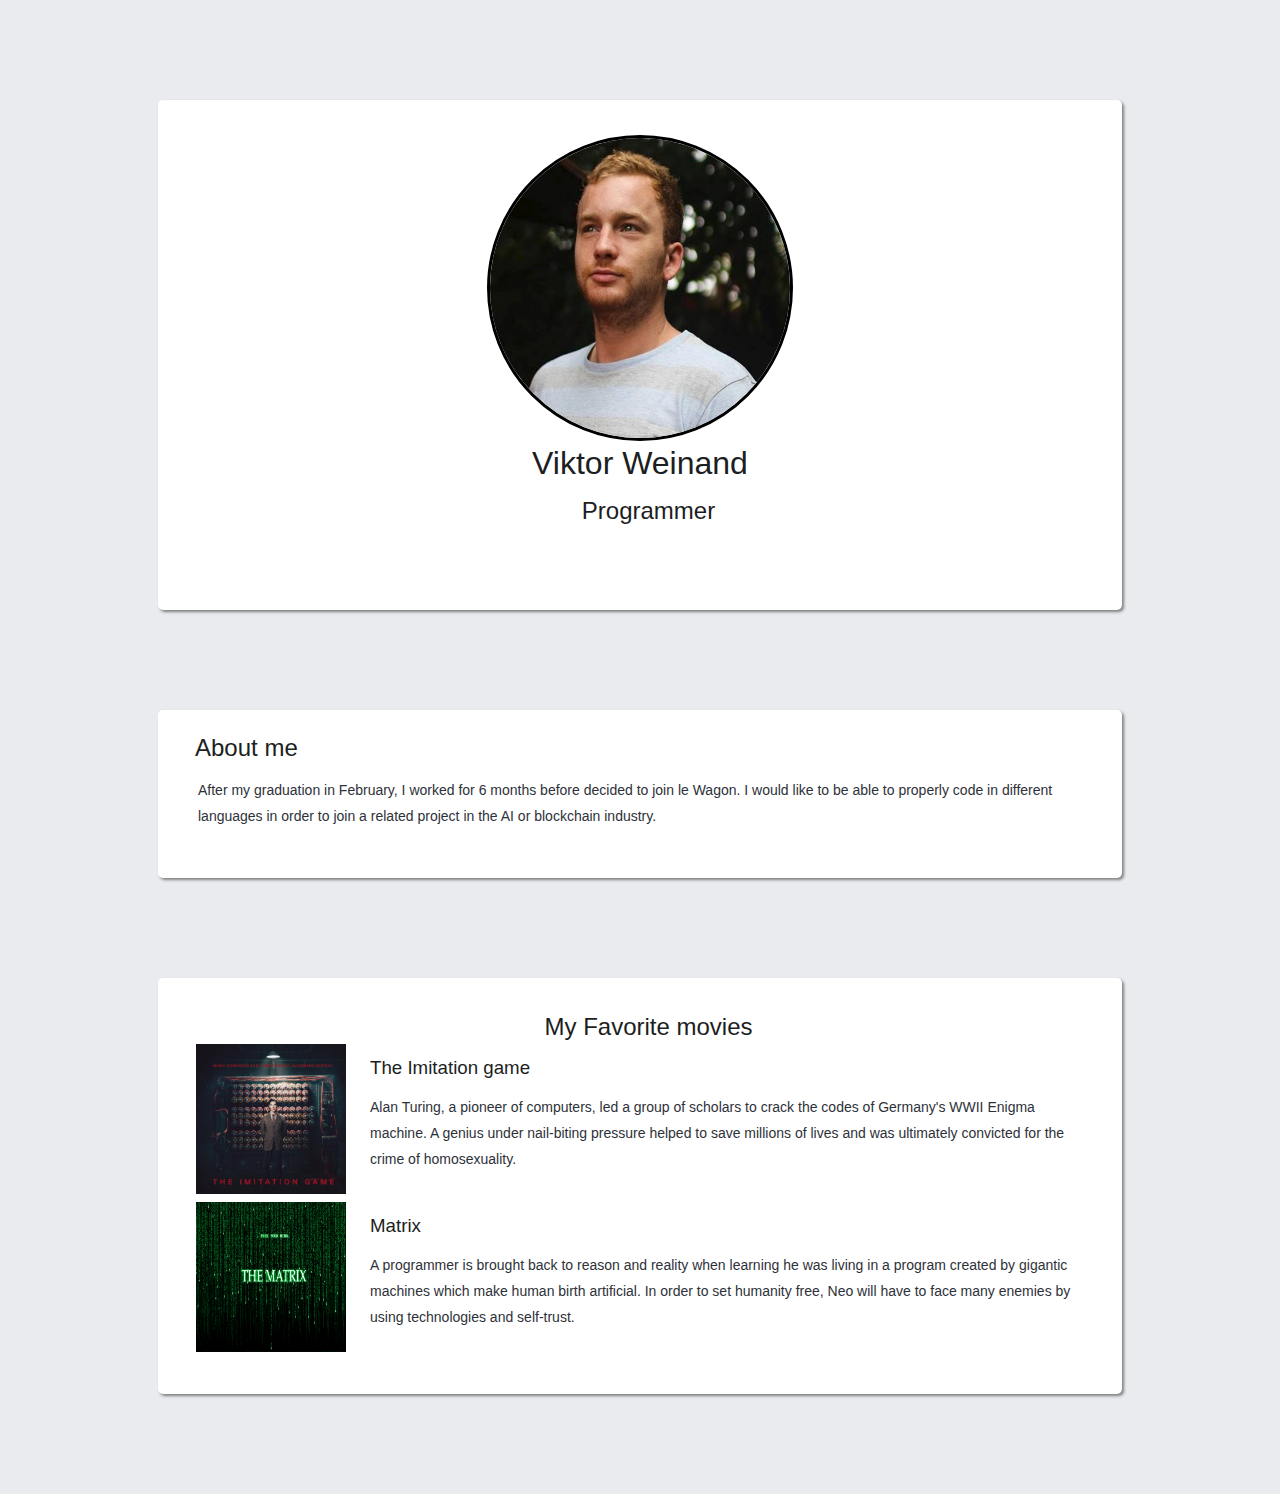
<file: index.html>
<!DOCTYPE html>
<html>
<head>
  <meta charset="utf-8">
  <title>Viktor's webpage</title>
  <link rel="stylesheet" href="https://use.fontawesome.com/releases/v5.4.1/css/all.css" integrity="sha384-5sAR7xN1Nv6T6+dT2mhtzEpVJvfS3NScPQTrOxhwjIuvcA67KV2R5Jz6kr4abQsz" crossorigin="anonymous">
  <link rel="stylesheet" href="style.css">
</head>
  <body>
      <div class="center-profile">
        <img src="images/Screenshot from 2018-10-17 13-26-57.png" alt="Viktor's family picture" class="image-cropper">
        <h1>Viktor Weinand</h1>
        <h2 class="favorite">Programmer</h2>
            <ul>
              <li class="display-inline">
                <a href="https://www.facebook.com/viktor.weinand">
                  <i class="fab fa-facebook">
                  </i>
                </a>
              </li>
              <li class="display-inline">
                <a href="https://be.linkedin.com/in/viktor-weinand">
                  <i class="fab fa-linkedin">
                  </i>

                </a>
              </li>
              <li class="display-inline">
                <a href="https://github.com/Viweinan">
                  <i class="fab fa-github-square">
                  </i>
                </a>
            </ul>
      </div>
      <div class="center-about">
        <h2 id="about">About me</h2>
            <p class="paragraph">After my graduation in February, I worked for 6 months before decided to join le Wagon. I would like to be able to properly code in different languages in order to join a related project in the AI or blockchain industry.</p>
      </div>
      <div class="center-profile">
      <h2 class="favorite">My Favorite movies</h2>
      <table>
        <tbody>
          <tr>
            <td>
              <img src="images/imitation_game.jpg" alt="Imitation games" class="image_table">
            </td>
            <td>
              <h3>The Imitation game</h3>
                <p class="paragraph">Alan Turing, a pioneer of computers, led a group of scholars to crack the codes of Germany's WWII Enigma machine. A genius under nail-biting pressure helped to save millions of lives and was ultimately convicted for the crime of homosexuality.
                </p>
            </td>
          </tr>
          <tr>
            <td>
              <img src="images/matrix.png" alt="Matrix" class="image_table">
            </td>
            <td>
              <h3>Matrix</h3>
                <p class="paragraph">A programmer is brought back to reason and reality when learning he was living in a program created by gigantic machines which make human birth artificial. In order to set humanity free, Neo will have to face many enemies by using technologies and self-trust.
                </p>
            </td>
          </tr>
        </tbody>
      </table>
    </div>
  </body>
</html>
</file>
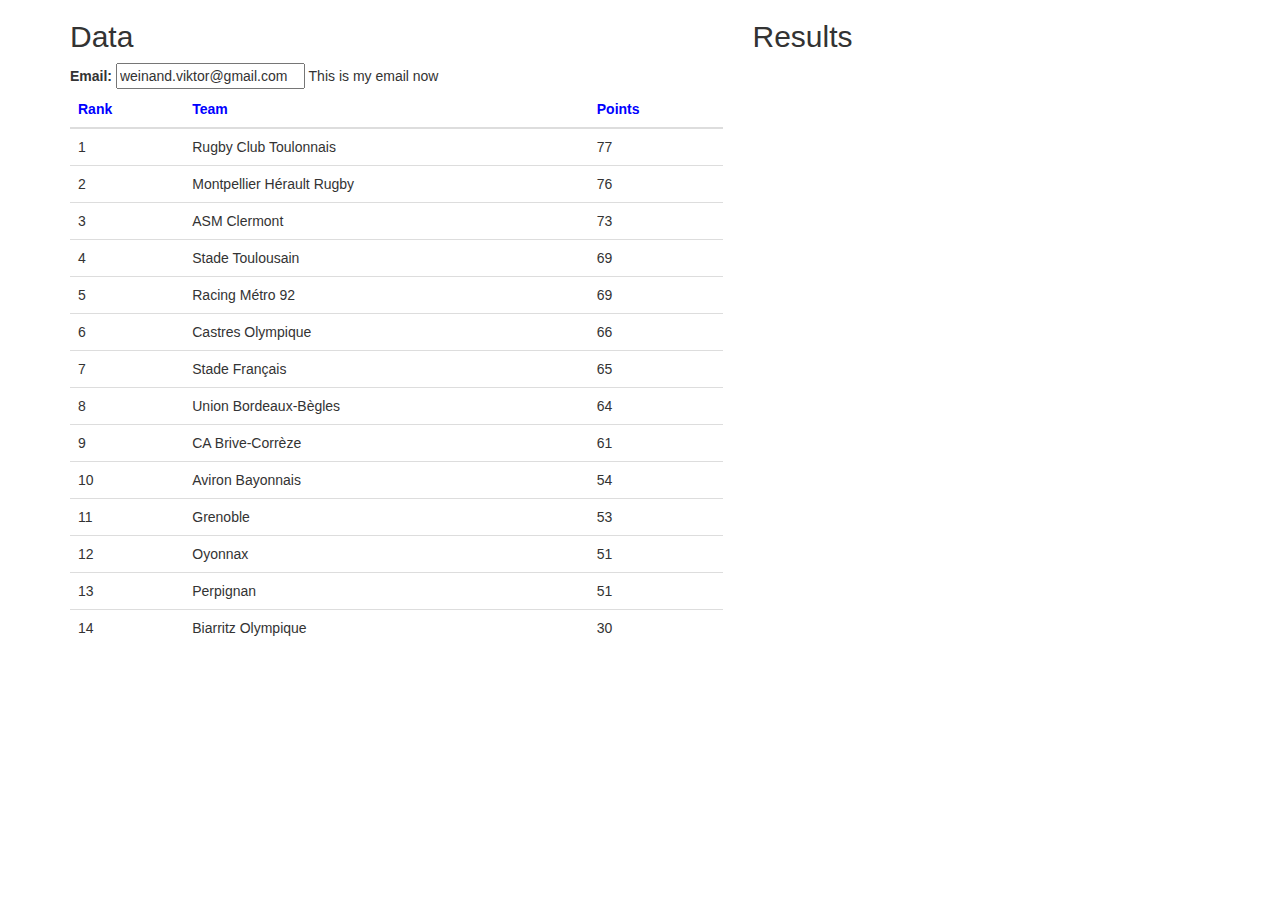
<file: images/Ex 2. - DOM Manipulation.html>
<!DOCTYPE html>
<!-- saved from url=(0022)http://localhost:8080/ -->
<html><head><meta http-equiv="Content-Type" content="text/html; charset=UTF-8">
  <title>Ex 2. - DOM Manipulation</title>
  
  <meta http-equiv="X-UA-Compatible" content="IE=edge">
  <meta name="viewport" content="width=device-width, initial-scale=1">
  <link rel="stylesheet" href="./Ex 2. - DOM Manipulation_files/bootstrap.min.css">
  <link rel="stylesheet" href="./Ex 2. - DOM Manipulation_files/application.css">
</head>
<body>

  <div class="container">
    <div class="row">
      <!-- This is the data given to you for the exercise, do not remove! -->
      <div id="data" class="col-sm-7">
        <h2>Data</h2>

        <div>
          <label for="email">Email:</label>
          <input type="text" name="email" id="email" value="boris@lewagon.org" autocomplete="off">
          <span id="email-hint">This is my email now</span>
        </div>

        <table class="table">
          <thead>
            <tr>
              <th class="blue">Rank</th>
              <th class="blue">Team</th>
              <th class="blue">Points</th>
            </tr>
          </thead>
          <tbody>
            <tr><td>1</td><td>Rugby Club Toulonnais</td><td>77</td></tr><tr></tr>
            <tr><td>2</td><td>Montpellier Hérault Rugby</td><td>76</td></tr>
            <tr><td>3</td><td>ASM Clermont </td><td>73</td></tr>
            <tr><td>4</td><td>Stade Toulousain </td><td>69</td></tr>
            <tr><td>5</td><td>Racing Métro 92</td><td>69</td></tr>
            <tr><td>6</td><td>Castres Olympique</td><td>66</td></tr>
            <tr><td>7</td><td>Stade Français </td><td>65</td></tr>
            <tr><td>8</td><td>Union Bordeaux-Bègles</td><td>64</td></tr>
            <tr><td>9</td><td>CA Brive-Corrèze </td><td>61</td></tr>
            <tr><td>10</td><td>Aviron Bayonnais </td><td>54</td></tr>
            <tr><td>11</td><td>Grenoble </td><td>53</td></tr>
            <tr><td>12</td><td>Oyonnax</td><td>51</td></tr>
            <tr><td>13</td><td>Perpignan</td><td>51</td></tr>
            <tr><td>14</td><td>Biarritz Olympique </td><td>30</td></tr>
          </tbody>
        </table>
      </div>

      <!-- This div is used to output the JS tests, do not remove! -->
      <div class="col-sm-5">
        <h2>Results</h2>
        <div id="results-wrapper">
          <ul id="results" class="list-unstyled"></ul>
        </div>
      </div>
    </div>
  </div>

  <script src="./Ex 2. - DOM Manipulation_files/application.js"></script>


</body></html>
</file>
<file: style.css>
.image-cropper {
    width: 300px;
    height: 300px;
    overflow: hidden;
    border-radius: 100%;
    border: solid black;
}

.display-inline {
  display: inline-block;
  font-size: 45px;
  letter-spacing: 30px;
}

.image_table {
  width: 150px;
  height: 150px;

}

.center-profile {
  margin: 100px 150px 100px 150px;
  background-color: #fff;
  text-align: center;
  padding: 35px;
  border-radius: 5px;
  box-shadow: 2px 2px 3px grey;
}

body {
  font-family: Arial, sans-serif;
  font-weight: 300;
  background-color: #e9ebef;
}

h1 {
  letter-spacing: 0px;
    font-weight: 400;
    color: #1c1e22;
    margin: 0px 0px 15px 0px;
    font-family: 'Noto Sans', sans-serif;
}

.center-about {
  margin: 100px 150px 100px 150px;
  background-color: #fff;
  text-align: center;
  padding: 5px 35px 35px 20px;
  border-radius: 5px;
  box-shadow: 2px 2px 3px grey;
}

#about {
  font-weight: bold;
  text-align: left;
  letter-spacing: 0px;
  font-weight: 400;
  color: #1c1e22;
  margin: 19px 0px 15px 17px;
  font-family: 'Noto Sans', sans-serif;
}

.paragraph {
  font-weight: bold;
  text-align: left;
    text-rendering: optimizeLegibility;
    font-family: 'Noto Sans', sans-serif;
    letter-spacing: 0px;
    font-size: 14px;
    color: #2e3139;
    font-weight: 400;
    line-height: 26px;
    padding: 0px 0px 0px 20px;
}

.favorite {
  display: inline;
  font-weight: bold;
  text-align: left;
  letter-spacing: 0px;
  font-weight: 400;
  color: #1c1e22;
  margin: 19px 0px 15px 17px;
  font-family: 'Noto Sans', sans-serif;
}

h3 {
      letter-spacing: 0px;
    font-weight: 400;
    color: #1c1e22;
    margin: 0px 0px 15px 0px;
    font-family: 'Noto Sans', sans-serif;
    text-align: left;
    padding: 0px 0px 0px 20px;
}
</file>
<file: images/Ex 2. - DOM Manipulation_files/application.css>
.blue {
  color: blue;
}

.error, .success {
  padding: 0.5em;
  margin-bottom: 0.2em;
}

.error {
  background-color: red;
  color: white;
}

.success {
  background-color: lightgreen;
}

#results-wrapper, #results-wrapper #results  {
  position: relative;
}
</file>
